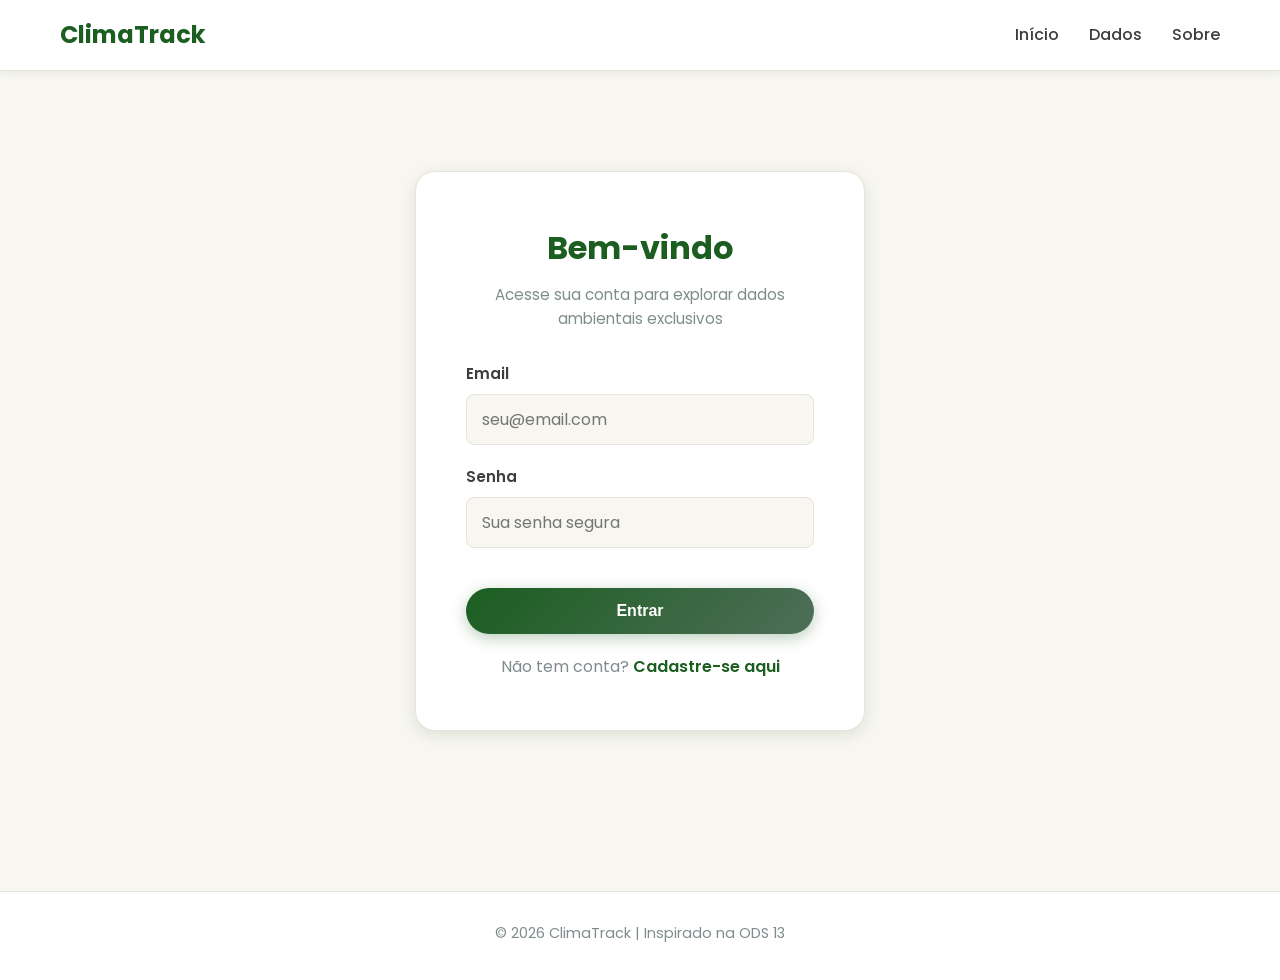
<file: area-usuario.html>
<!-- ========================================
     CLIMATRACK - ÁREA DO USUÁRIO (AREA-USUARIO.HTML)
     ======================================== -->

<!DOCTYPE html>
<!-- Declaração do tipo de documento HTML5 -->
<html lang="pt-br">
<!-- Tag raiz do HTML, define o idioma como português brasileiro -->

<head>
    <!-- Seção de cabeçalho do documento -->
    
    <!-- Define a codificação de caracteres como UTF-8 -->
    <meta charset="UTF-8">
    
    <!-- Meta tag de viewport para responsividade em dispositivos móveis -->
    <meta name="viewport" content="width=device-width, initial-scale=1.0">
    
    <!-- Título que aparece na aba do navegador -->
    <title>Minha Área | ClimaTrack</title>
    
    <!-- Link para o arquivo CSS externo -->
    <link rel="stylesheet" href="style.css">
    
    <!-- Link para importar a fonte Poppins do Google Fonts -->
    <link href="https://fonts.googleapis.com/css2?family=Poppins:wght@300;400;600;700&display=swap" rel="stylesheet">
</head>

<body>
    <!-- Início do corpo da página -->
    
    <!-- ========== NAVEGAÇÃO ========== -->
    <!-- Barra de navegação fixa no topo -->
    <nav class="navbar">
        <!-- Container da navegação -->
        <div class="nav-container">
            
            <!-- Logo do site -->
            <div class="logo">
                <!-- Link para página inicial -->
                <a href="index.html" style="text-decoration: none; color: inherit;">
                    <!-- Texto do nome -->
                    <span class="logo-text">ClimaTrack</span>
                </a>
            </div>
            
            <!-- Menu de navegação -->
            <ul class="nav-menu">
                <!-- Link para página inicial -->
                <li><a href="index.html" class="nav-link">Início</a></li>
                <!-- Link para página de dados -->
                <li><a href="dados.html" class="nav-link">Dados</a></li>
                <!-- Link para página sobre -->
                <li><a href="sobre.html" class="nav-link">Sobre</a></li>
            </ul>
            
            <!-- Botão de logout -->
            <div class="nav-auth">
                <!-- Botão de logout -->
                <button class="btn btn-logout" onclick="logout()">Sair</button>
            </div>
        </div>
    </nav>

    <!-- ========== CONTEÚDO PRINCIPAL ========== -->
    <!-- Container da área do usuário -->
    <div class="user-area-container">
        
        <!-- ========== CABEÇALHO DA ÁREA DO USUÁRIO ========== -->
        <!-- Seção de boas-vindas -->
        <div class="user-header">
            <!-- Título principal -->
            <h1>Bem-vindo(a), <span class="user-name" id="user-name">Usuário</span>!</h1>
            <!-- Subtítulo -->
            <p>Você agora tem acesso exclusivo aos dados ambientais do ClimaTrack</p>
        </div>
        
        <!-- ========== GRID DE CARDS ========== -->
        <!-- Grid com cards de funcionalidades -->
        <div class="user-grid">
            
            <!-- ========== CARD 1: RESUMO DO PROJETO ========== -->
            <!-- Card com informações sobre o projeto -->
            <div class="user-card">
                <!-- Título -->
                <h2>📊 Sobre o ClimaTrack</h2>
                <!-- Descrição -->
                <p>
                    O ClimaTrack é uma plataforma de monitoramento ambiental em tempo real, 
                    desenvolvida com inspiração na ODS 13. Aqui você pode acompanhar dados sobre 
                    temperatura global, desmatamento e qualidade do ar, contribuindo para uma 
                    tomada de decisão mais consciente e sustentável.
                </p>
                <!-- Botão de ação -->
                <a href="sobre.html" class="btn btn-primary">Saiba Mais</a>
            </div>
            
            <!-- ========== CARD 2: DASHBOARD DE DADOS ========== -->
            <!-- Card com acesso ao dashboard -->
            <div class="user-card">
                <!-- Título -->
                <h2>📈 Dashboard de Dados</h2>
                <!-- Descrição -->
                <p>
                    Acesse o dashboard completo com gráficos interativos, mapas de monitoramento 
                    e alertas ambientais em tempo real. Visualize tendências históricas e acompanhe 
                    eventos climáticos críticos em diferentes regiões do Brasil.
                </p>
                <!-- Botão de ação -->
                <a href="dados.html" class="btn btn-primary">Explorar Dados</a>
            </div>
            
            <!-- ========== CARD 3: COMO AJUDAR ========== -->
            <!-- Card com dicas de ação -->
            <div class="user-card">
                <!-- Título -->
                <h2>🌱 Como Ajudar</h2>
                <!-- Descrição -->
                <p>
                    Pequenas ações fazem diferença! Descubra dicas práticas e sustentáveis que você 
                    pode implementar no seu dia a dia para contribuir com a preservação do meio ambiente 
                    e a redução de emissões de gases de efeito estufa.
                </p>
                <!-- Botão de ação -->
                <a href="sobre.html" class="btn btn-secondary">Ver Dicas</a>
            </div>
            
            <!-- ========== CARD 4: PERFIL ========== -->
            <!-- Card com informações do perfil -->
            <div class="user-card">
                <!-- Título -->
                <h2>👤 Meu Perfil</h2>
                <!-- Descrição -->
                <p>
                    Gerencie suas informações pessoais, preferências de notificações e histórico de 
                    atividades. Mantenha seus dados atualizados para receber alertas personalizados 
                    sobre mudanças ambientais em regiões de seu interesse.
                </p>
                <!-- Botão de ação -->
                <button class="btn btn-secondary" onclick="editProfile()">Editar Perfil</button>
            </div>
            
            <!-- ========== CARD 5: RELATÓRIOS ========== -->
            <!-- Card com acesso a relatórios -->
            <div class="user-card">
                <!-- Título -->
                <h2>📋 Relatórios</h2>
                <!-- Descrição -->
                <p>
                    Baixe relatórios detalhados sobre dados ambientais, análises de tendências e 
                    comparações históricas. Perfeito para pesquisa, educação e tomada de decisões 
                    baseadas em dados confiáveis.
                </p>
                <!-- Botão de ação -->
                <button class="btn btn-secondary" onclick="generateReport()">Gerar Relatório</button>
            </div>
            
            <!-- ========== CARD 6: COMUNIDADE ========== -->
            <!-- Card com informações sobre a comunidade -->
            <div class="user-card">
                <!-- Título -->
                <h2>🤝 Comunidade</h2>
                <!-- Descrição -->
                <p>
                    Conecte-se com outros usuários do ClimaTrack, compartilhe insights sobre 
                    sustentabilidade e participe de discussões sobre ações climáticas. Juntos 
                    somos mais fortes na luta pela preservação do planeta.
                </p>
                <!-- Botão de ação -->
                <button class="btn btn-secondary" onclick="accessCommunity()">Acessar Comunidade</button>
            </div>
        </div>
    </div>

    <!-- ========== RODAPÉ ========== -->
    <!-- Rodapé com informações de copyright -->
    <footer class="footer">
        <!-- Container para centralizar o conteúdo -->
        <div class="container">
            <!-- Texto de copyright -->
            <p>&copy; 2026 ClimaTrack | Inspirado na ODS 13</p>
        </div>
    </footer>

    <!-- Link para o arquivo JavaScript de autenticação -->
    <script src="auth.js"></script>
    
    <!-- Script para carregar dados do usuário -->
    <script>
        /* Função que carrega os dados do usuário ao abrir a página */
        function loadUserData() {
            /* Obtém os dados do usuário do localStorage */
            const userData = JSON.parse(localStorage.getItem('climatrack_user'));
            
            /* Verifica se o usuário está logado */
            if (!userData) {
                /* Se não estiver, redireciona para a página de login */
                window.location.href = 'login.html';
                return;
            }
            
            /* Atualiza o nome do usuário na página */
            document.getElementById('user-name').textContent = userData.name || 'Usuário';
        }
        
        /* Função de logout */
        function logout() {
            /* Remove os dados do usuário do localStorage */
            localStorage.removeItem('climatrack_user');
            /* Redireciona para a página inicial */
            window.location.href = 'index.html';
        }
        
        /* Carrega os dados do usuário quando a página carrega */
        document.addEventListener('DOMContentLoaded', loadUserData);
    </script>
</body>
<!-- Fim da tag body -->

</html>
<!-- Fim do documento HTML -->
</file>
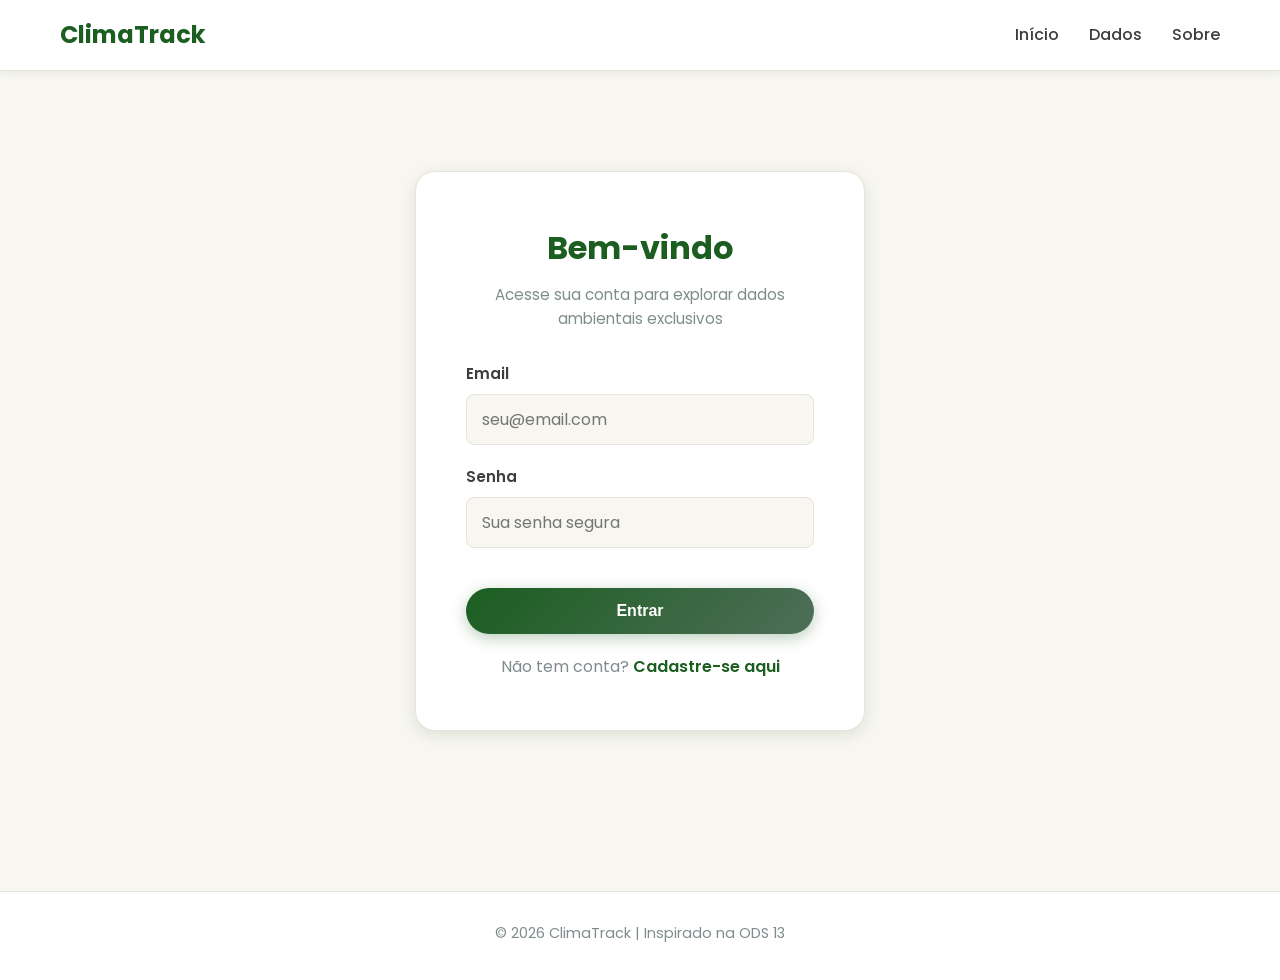
<file: login.html>
<!-- ========================================
     CLIMATRACK - PÁGINA DE LOGIN (LOGIN.HTML)
     ======================================== -->

<!DOCTYPE html>
<!-- Declaração do tipo de documento HTML5 -->
<html lang="pt-br">
<!-- Tag raiz do HTML, define o idioma como português brasileiro -->

<head>
    <!-- Seção de cabeçalho do documento -->
    
    <!-- Define a codificação de caracteres como UTF-8 -->
    <meta charset="UTF-8">
    
    <!-- Meta tag de viewport para responsividade em dispositivos móveis -->
    <meta name="viewport" content="width=device-width, initial-scale=1.0">
    
    <!-- Título que aparece na aba do navegador -->
    <title>Login | ClimaTrack</title>
    
    <!-- Link para o arquivo CSS externo -->
    <link rel="stylesheet" href="style.css">
    
    <!-- Link para importar a fonte Poppins do Google Fonts -->
    <link href="https://fonts.googleapis.com/css2?family=Poppins:wght@300;400;600;700&display=swap" rel="stylesheet">
</head>

<body>
    <!-- Início do corpo da página -->
    
    <!-- ========== NAVEGAÇÃO ========== -->
    <!-- Barra de navegação fixa no topo -->
    <nav class="navbar">
        <!-- Container da navegação -->
        <div class="nav-container">
            
            <!-- Logo do site -->
            <div class="logo">
                <!-- Link para página inicial -->
                <a href="index.html" style="text-decoration: none; color: inherit;">
                    <!-- Texto do nome -->
                    <span class="logo-text">ClimaTrack</span>
                </a>
            </div>
            
            <!-- Menu de navegação -->
            <ul class="nav-menu">
                <!-- Link para página inicial -->
                <li><a href="index.html" class="nav-link">Início</a></li>
                <!-- Link para página de dados -->
                <li><a href="dados.html" class="nav-link">Dados</a></li>
                <!-- Link para página sobre -->
                <li><a href="sobre.html" class="nav-link">Sobre</a></li>
            </ul>
        </div>
    </nav>

    <!-- ========== CONTEÚDO PRINCIPAL ========== -->
    <!-- Container de login -->
    <div class="login-container">
        
        <!-- Card de login -->
        <div class="login-card">
            
            <!-- Título -->
            <h1>Bem-vindo</h1>
            
            <!-- Subtítulo -->
            <p>Acesse sua conta para explorar dados ambientais exclusivos</p>
            
            <!-- Formulário de login -->
            <form id="login-form">
                
                <!-- Grupo de email -->
                <div class="form-group">
                    <!-- Label do email -->
                    <label for="email">Email</label>
                    <!-- Input do email -->
                    <input 
                        type="email" 
                        id="email" 
                        name="email" 
                        placeholder="seu@email.com" 
                        required
                    >
                </div>
                
                <!-- Grupo de senha -->
                <div class="form-group">
                    <!-- Label da senha -->
                    <label for="password">Senha</label>
                    <!-- Input da senha -->
                    <input 
                        type="password" 
                        id="password" 
                        name="password" 
                        placeholder="Sua senha segura" 
                        required
                    >
                </div>
                
                <!-- Botão de envio -->
                <button type="submit" class="btn btn-primary">Entrar</button>
            </form>
            
            <!-- Link de cadastro -->
            <div class="login-toggle">
                <!-- Texto -->
                Não tem conta? 
                <!-- Link para cadastro -->
                <a href="#" onclick="toggleForm(event)">Cadastre-se aqui</a>
            </div>
            
            <!-- Formulário de cadastro (inicialmente oculto) -->
            <form id="signup-form" style="display: none;">
                
                <!-- Grupo de nome -->
                <div class="form-group">
                    <!-- Label do nome -->
                    <label for="name">Nome Completo</label>
                    <!-- Input do nome -->
                    <input 
                        type="text" 
                        id="name" 
                        name="name" 
                        placeholder="Seu nome completo" 
                        required
                    >
                </div>
                
                <!-- Grupo de email -->
                <div class="form-group">
                    <!-- Label do email -->
                    <label for="signup-email">Email</label>
                    <!-- Input do email -->
                    <input 
                        type="email" 
                        id="signup-email" 
                        name="email" 
                        placeholder="seu@email.com" 
                        required
                    >
                </div>
                
                <!-- Grupo de senha -->
                <div class="form-group">
                    <!-- Label da senha -->
                    <label for="signup-password">Senha</label>
                    <!-- Input da senha -->
                    <input 
                        type="password" 
                        id="signup-password" 
                        name="password" 
                        placeholder="Crie uma senha segura" 
                        required
                    >
                </div>
                
                <!-- Botão de envio -->
                <button type="submit" class="btn btn-primary">Cadastrar</button>
            </form>
            
            <!-- Link de volta para login (inicialmente oculto) -->
            <div class="login-toggle" id="back-to-login" style="display: none;">
                <!-- Texto -->
                Já tem conta? 
                <!-- Link para login -->
                <a href="#" onclick="toggleForm(event)">Faça login</a>
            </div>
        </div>
    </div>

    <!-- ========== RODAPÉ ========== -->
    <!-- Rodapé com informações de copyright -->
    <footer class="footer">
        <!-- Container para centralizar o conteúdo -->
        <div class="container">
            <!-- Texto de copyright -->
            <p>&copy; 2026 ClimaTrack | Inspirado na ODS 13</p>
        </div>
    </footer>

    <!-- Link para o arquivo JavaScript de autenticação -->
    <script src="auth.js"></script>
</body>
<!-- Fim da tag body -->

</html>
<!-- Fim do documento HTML -->
</file>
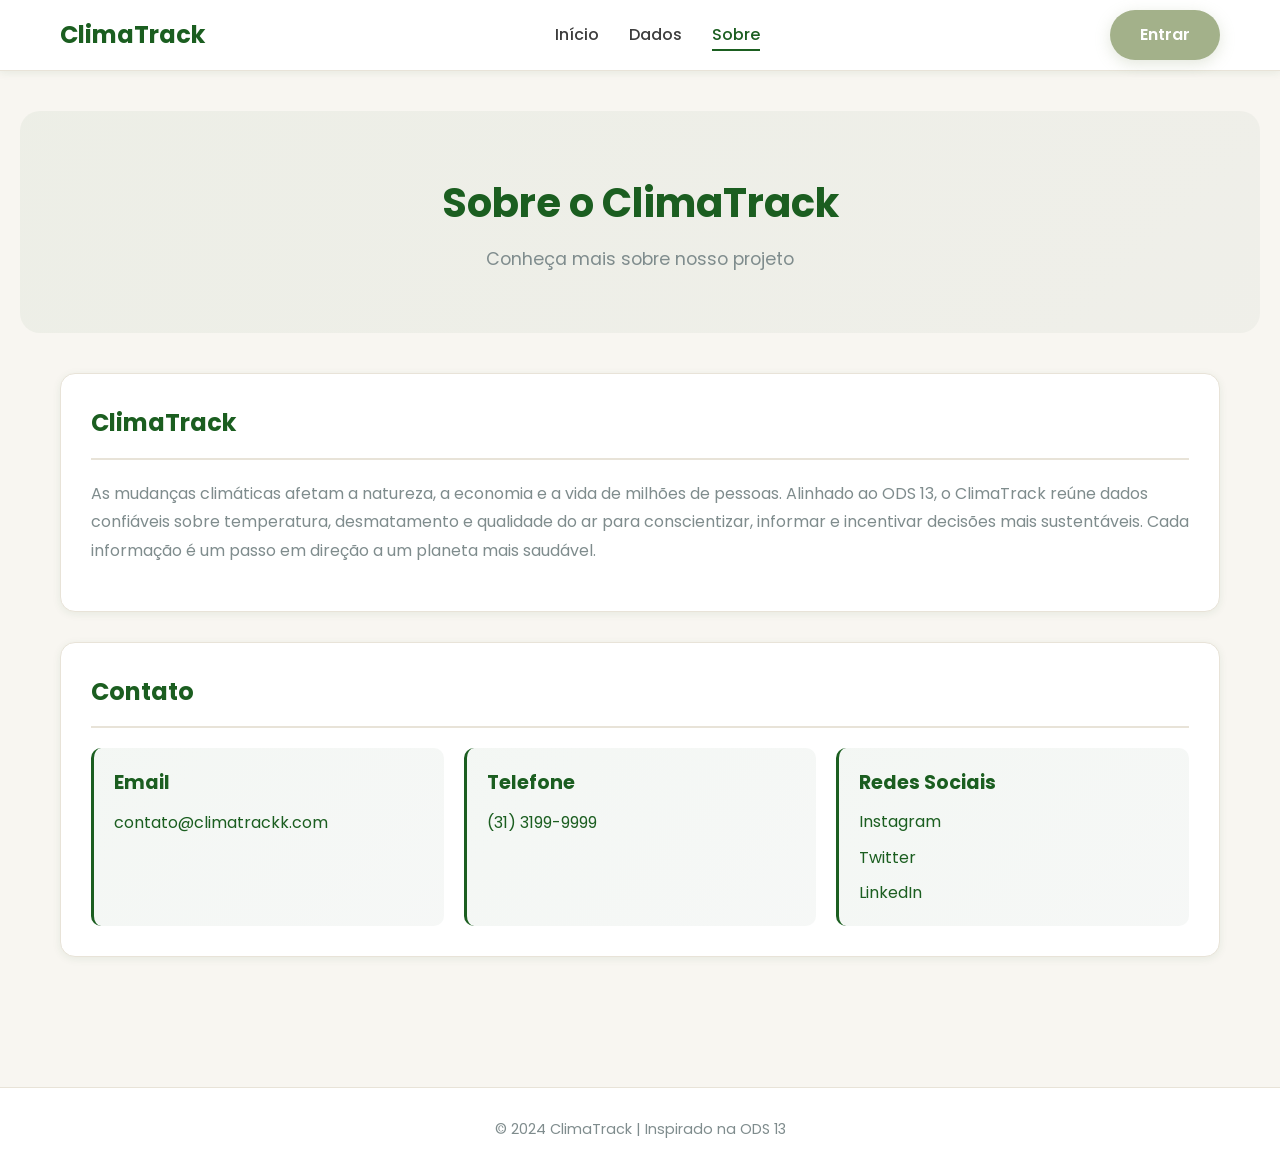
<file: sobre.html>
<!-- ========================================
     CLIMATRACK - PÁGINA SOBRE (SOBRE.HTML)
     ======================================== -->

<!DOCTYPE html>
<!-- Declaração do tipo de documento HTML5 -->
<html lang="pt-br">
<!-- Tag raiz do HTML, define o idioma como português brasileiro -->

<head>
    <!-- Seção de cabeçalho do documento -->
    
    <!-- Define a codificação de caracteres como UTF-8 -->
    <meta charset="UTF-8">
    
    <!-- Meta tag de viewport para responsividade em dispositivos móveis -->
    <meta name="viewport" content="width=device-width, initial-scale=1.0">
    
    <!-- Título que aparece na aba do navegador -->
    <title>Sobre | ClimaTrack</title>
    
    <!-- Link para o arquivo CSS externo -->
    <link rel="stylesheet" href="style.css">
    
    <!-- Link para importar a fonte Poppins do Google Fonts -->
    <link href="https://fonts.googleapis.com/css2?family=Poppins:wght@300;400;600;700&display=swap" rel="stylesheet">
</head>

<body>
    <!-- Início do corpo da página -->
    
    <!-- ========== NAVEGAÇÃO ========== -->
    <!-- Barra de navegação fixa no topo -->
    <nav class="navbar">
        <!-- Container da navegação -->
        <div class="nav-container">
            
            <!-- Logo do site -->
            <div class="logo">
                <!-- Texto do nome -->
                <span class="logo-text">ClimaTrack</span>
            </div>
            
            <!-- Menu de navegação -->
            <ul class="nav-menu">
                <!-- Link para página inicial -->
                <li><a href="index.html" class="nav-link">Início</a></li>
                <!-- Link para página de dados -->
                <li><a href="dados.html" class="nav-link">Dados</a></li>
                <!-- Link para página sobre (ativa nesta página) -->
                <li><a href="sobre.html" class="nav-link active">Sobre</a></li>
            </ul>
            
            <!-- Botões de autenticação -->
            <div class="nav-auth" id="nav-auth">
                <!-- Link para login -->
                <a href="login.html" class="btn btn-secondary">Entrar</a>
            </div>
        </div>
    </nav>

    <!-- ========== CONTEÚDO PRINCIPAL ========== -->
    <!-- Seção principal da página sobre -->
    <main class="content-page">
        
        <!-- ========== CABEÇALHO DA PÁGINA ========== -->
        <!-- Seção de título e descrição -->
        <div class="page-header">
            <!-- Título principal da página -->
            <h1>Sobre o ClimaTrack</h1>
            <!-- Subtítulo descritivo -->
            <p>Conheça mais sobre nosso projeto</p>
        </div>

        <!-- ========== CONTAINER PRINCIPAL ========== -->
        <!-- Container que centraliza todo o conteúdo -->
        <div class="container">
            
            <!-- ========== SEÇÃO CLIMATRACK ========== -->
            <!-- Card com informações sobre o ClimaTrack -->
            <section class="card">
                <!-- Título -->
                <h2>ClimaTrack</h2>
                
                <!-- Parágrafo principal sobre o projeto -->
                <p>As mudanças climáticas afetam a natureza, a economia e a vida de milhões de pessoas. Alinhado ao ODS 13, o ClimaTrack reúne dados confiáveis sobre temperatura, desmatamento e qualidade do ar para conscientizar, informar e incentivar decisões mais sustentáveis. Cada informação é um passo em direção a um planeta mais saudável.</p>
            </section>

            <!-- ========== SEÇÃO CONTATO ========== -->
            <!-- Card com informações de contato -->
            <section class="card contact-section">
                <!-- Título -->
                <h2>Contato</h2>
                
                <!-- Grid com informações de contato -->
                <div class="contact-info-grid">
                    
                    <!-- ========== EMAIL ========== -->
                    <!-- Card com informação de email -->
                    <div class="contact-info-card">
                        <!-- Título -->
                        <h3>Email</h3>
                        <!-- Link de email -->
                        <p><a href="mailto:contato@climatrackk.com">contato@climatrackk.com</a></p>
                    </div>

                    <!-- ========== TELEFONE ========== -->
                    <!-- Card com informação de telefone -->
                    <div class="contact-info-card">
                        <!-- Título -->
                        <h3>Telefone</h3>
                        <!-- Link de telefone com DDD 31 -->
                        <p><a href="tel:+553131999999">(31) 3199-9999</a></p>
                    </div>

                    <!-- ========== REDES SOCIAIS ========== -->
                    <!-- Card com links de redes sociais -->
                    <div class="contact-info-card">
                        <!-- Título -->
                        <h3>Redes Sociais</h3>
                        <!-- Links de redes sociais -->
                        <div class="social-links">
                            <!-- Link do Instagram -->
                            <a href="https://instagram.com" target="_blank">Instagram</a>
                            <!-- Link do Twitter -->
                            <a href="https://twitter.com" target="_blank">Twitter</a>
                            <!-- Link do LinkedIn -->
                            <a href="https://linkedin.com" target="_blank">LinkedIn</a>
                        </div>
                    </div>
                </div>
            </section>
        </div>
    </main>

    <!-- ========== RODAPÉ ========== -->
    <!-- Rodapé com informações de copyright -->
    <footer class="footer">
        <!-- Container para centralizar o conteúdo -->
        <div class="container">
            <!-- Texto de copyright -->
            <p>&copy; 2024 ClimaTrack | Inspirado na ODS 13</p>
        </div>
    </footer>

    <!-- Link para o arquivo JavaScript externo -->
    <script src="script.js"></script>
</body>
<!-- Fim da tag body -->

</html>
<!-- Fim do documento HTML -->
</file>
<file: style.css>
/* ========================================
   CLIMATRACK - ESTILOS CSS (STYLE.CSS)
   Paleta Minimalista e Sofisticada com Temática Ambiental
   ======================================== */

/* ========== VARIÁVEIS CSS (CORES E ESPAÇAMENTO) ========== */
:root {
    --primary-color: #1B5E20;
    --secondary-color: #4E6E58;
    --accent-color: #A3B18A;
    --bg-color: #F8F6F1;
    --card-bg: #FFFFFF;
    --text-color: #3D3D3D;
    --text-light: #7f8c8d;
    --border-color: #E8E3D8;
    --shadow: 0 2px 8px rgba(27, 94, 32, 0.08);
    --shadow-hover: 0 4px 16px rgba(27, 94, 32, 0.12);
    --gold-matte: #D4AF37;
}

/* ========== RESET E ESTILOS GLOBAIS ========== */
* {
    margin: 0;
    padding: 0;
    box-sizing: border-box;
}

html {
    scroll-behavior: smooth;
}

body {
    font-family: 'Poppins', sans-serif;
    background-color: var(--bg-color);
    color: var(--text-color);
    line-height: 1.6;
}

/* ========== NAVEGAÇÃO ========== */
.navbar {
    background: var(--card-bg);
    box-shadow: var(--shadow);
    position: sticky;
    top: 0;
    z-index: 100;
    border-bottom: 1px solid var(--border-color);
}

.nav-container {
    max-width: 1200px;
    margin: 0 auto;
    padding: 0 20px;
    display: flex;
    justify-content: space-between;
    align-items: center;
    height: 70px;
}

.logo {
    display: flex;
    align-items: center;
    font-size: 1.5rem;
    font-weight: 700;
    color: var(--primary-color);
    text-decoration: none;
}

.logo-text {
    color: var(--primary-color);
    transition: color 0.3s ease;
}

.logo:hover .logo-text {
    color: var(--secondary-color);
}

.nav-menu {
    list-style: none;
    display: flex;
    gap: 30px;
    align-items: center;
}

.nav-link {
    text-decoration: none;
    color: var(--text-color);
    font-weight: 500;
    transition: all 0.3s ease;
    position: relative;
}

.nav-link:hover,
.nav-link.active {
    color: var(--primary-color);
}

.nav-link.active::after {
    content: '';
    position: absolute;
    bottom: -5px;
    left: 0;
    width: 100%;
    height: 2px;
    background: var(--primary-color);
}

.nav-auth {
    display: flex;
    gap: 15px;
    align-items: center;
}

/* ========== SEÇÃO HERO (DESTAQUE) ========== */
.hero {
    max-width: 1200px;
    margin: 0 auto;
    padding: 80px 20px;
    display: grid;
    grid-template-columns: 1fr 1fr;
    gap: 50px;
    align-items: center;
}

.hero-content h1 {
    font-size: 3.5rem;
    color: var(--primary-color);
    margin-bottom: 20px;
    line-height: 1.2;
    font-weight: 800;
}

.subtitle {
    font-size: 1.3rem;
    color: var(--secondary-color);
    font-weight: 600;
    margin-bottom: 15px;
}

.description {
    font-size: 1.1rem;
    color: var(--text-light);
    margin-bottom: 30px;
    line-height: 1.8;
}

.hero-image {
    display: flex;
    justify-content: center;
    align-items: center;
}

.floating-card {
    width: 250px;
    height: 250px;
    background: linear-gradient(135deg, var(--primary-color), var(--secondary-color));
    border-radius: 20px;
    display: flex;
    align-items: center;
    justify-content: center;
    box-shadow: var(--shadow-hover);
    animation: float 3s ease-in-out infinite;
}

.emoji-plant {
    font-size: 6rem;
    display: block;
}

@keyframes float {
    0%, 100% { transform: translateY(0px); }
    50% { transform: translateY(-20px); }
}

/* ========== BOTÕES ========== */
.btn {
    display: inline-block;
    padding: 12px 30px;
    border-radius: 50px;
    text-decoration: none;
    font-weight: 600;
    transition: all 0.3s ease;
    cursor: pointer;
    border: none;
    font-size: 1rem;
    text-align: center;
}

.btn-primary {
    background: linear-gradient(135deg, var(--primary-color), var(--secondary-color));
    color: white;
    box-shadow: 0 4px 15px rgba(27, 94, 32, 0.3);
}

.btn-primary:hover {
    transform: translateY(-2px);
    box-shadow: 0 6px 20px rgba(27, 94, 32, 0.4);
}

.btn-secondary {
    background: var(--accent-color);
    color: white;
    box-shadow: 0 4px 15px rgba(163, 177, 138, 0.3);
}

.btn-secondary:hover {
    transform: translateY(-2px);
    box-shadow: 0 6px 20px rgba(163, 177, 138, 0.4);
}

.btn-logout {
    background: var(--text-color);
    color: white;
    box-shadow: 0 4px 15px rgba(61, 61, 61, 0.3);
}

.btn-logout:hover {
    transform: translateY(-2px);
    box-shadow: 0 6px 20px rgba(61, 61, 61, 0.4);
}

/* ========== CONTAINER ========== */
.container {
    max-width: 1200px;
    margin: 0 auto;
    padding: 0 20px;
}

/* ========== CARDS ========== */
.card {
    background: var(--card-bg);
    border-radius: 15px;
    padding: 30px;
    margin-bottom: 30px;
    box-shadow: var(--shadow);
    border: 1px solid var(--border-color);
    transition: all 0.3s ease;
}

.card:hover {
    box-shadow: var(--shadow-hover);
    transform: translateY(-2px);
}

.card h2 {
    font-size: 1.5rem;
    margin-bottom: 20px;
    color: var(--primary-color);
    border-bottom: 2px solid var(--border-color);
    padding-bottom: 15px;
    display: flex;
    align-items: center;
    gap: 10px;
}

.card h3 {
    font-size: 1.2rem;
    color: var(--secondary-color);
    margin-bottom: 10px;
}

.card p {
    color: var(--text-light);
    line-height: 1.8;
    margin-bottom: 15px;
}

/* ========== ODS SECTION ========== */
.ods-section {
    background: linear-gradient(135deg, rgba(27, 94, 32, 0.05), rgba(78, 110, 88, 0.05));
    padding: 60px 20px;
    margin: 40px 0;
    border-radius: 20px;
}

.ods-section h2 {
    text-align: center;
    font-size: 2.2rem;
    margin-bottom: 40px;
    color: var(--primary-color);
}

.ods-content {
    display: grid;
    grid-template-columns: 1fr 2fr;
    gap: 40px;
    align-items: center;
}

.ods-icon {
    display: flex;
    justify-content: center;
}

.ods-badge {
    width: 150px;
    height: 150px;
    background: linear-gradient(135deg, var(--primary-color), var(--secondary-color));
    border-radius: 50%;
    display: flex;
    align-items: center;
    justify-content: center;
    font-size: 2rem;
    font-weight: 700;
    color: white;
    box-shadow: var(--shadow-hover);
}

/* ========== FEATURES GRID ========== */
.features {
    padding: 60px 20px;
}

.features h2 {
    text-align: center;
    font-size: 2.2rem;
    margin-bottom: 50px;
    color: var(--primary-color);
}

.features-grid {
    display: grid;
    grid-template-columns: repeat(auto-fit, minmax(300px, 1fr));
    gap: 30px;
}

.feature-card {
    background: var(--card-bg);
    padding: 30px;
    border-radius: 15px;
    text-align: center;
    box-shadow: var(--shadow);
    border: 1px solid var(--border-color);
    transition: all 0.3s ease;
}

.feature-card:hover {
    transform: translateY(-10px);
    box-shadow: var(--shadow-hover);
    border-color: var(--accent-color);
}

.feature-card h3 {
    margin-bottom: 10px;
    color: var(--primary-color);
    font-weight: 700;
}

.feature-card p {
    color: var(--text-light);
    font-size: 0.95rem;
}

/* ========== CTA SECTION ========== */
.cta {
    background: linear-gradient(135deg, var(--primary-color), var(--secondary-color));
    color: white;
    padding: 60px 20px;
    text-align: center;
    margin: 60px 0;
    border-radius: 20px;
}

.cta h2 {
    font-size: 2rem;
    margin-bottom: 15px;
}

.cta p {
    font-size: 1.1rem;
    margin-bottom: 30px;
    opacity: 0.95;
}

.cta .btn {
    background: var(--bg-color);
    color: var(--primary-color);
}

/* ========== PAGE HEADER ========== */
.page-header {
    text-align: center;
    padding: 60px 20px;
    background: linear-gradient(135deg, rgba(27, 94, 32, 0.05), rgba(78, 110, 88, 0.05));
    border-radius: 20px;
    margin-bottom: 40px;
}

.page-header h1 {
    font-size: 2.5rem;
    margin-bottom: 10px;
    color: var(--primary-color);
}

.page-header p {
    font-size: 1.1rem;
    color: var(--text-light);
}

/* ========== DASHBOARD PAGE ========== */
.dashboard-page {
    padding: 40px 20px;
}

.dashboard-grid {
    display: grid;
    grid-template-columns: 1fr 1fr;
    gap: 30px;
    margin-bottom: 30px;
}

.map-section {
    margin-bottom: 30px;
}

#map {
    height: 400px;
    width: 100%;
    border-radius: 10px;
    z-index: 1;
}

/* ========== HOW TO USE ========== */
.how-to-grid {
    display: grid;
    grid-template-columns: repeat(auto-fit, minmax(200px, 1fr));
    gap: 20px;
    margin-top: 20px;
}

.how-to-item {
    background: linear-gradient(135deg, rgba(27, 94, 32, 0.05), rgba(78, 110, 88, 0.05));
    padding: 15px;
    border-radius: 8px;
    border-left: 3px solid var(--primary-color);
    color: var(--text-color);
    font-size: 0.95rem;
    line-height: 1.6;
}

/* ========== AIR QUALITY ========== */
.air-quality-display {
    display: flex;
    align-items: center;
    gap: 30px;
}

.aqi-circle {
    width: 100px;
    height: 100px;
    border-radius: 50%;
    background: linear-gradient(135deg, var(--primary-color), var(--secondary-color));
    color: white;
    display: flex;
    align-items: center;
    justify-content: center;
    font-size: 2.5rem;
    font-weight: bold;
    box-shadow: var(--shadow-hover);
}

.aqi-info h3 {
    margin-bottom: 5px;
    color: var(--primary-color);
}

/* ========== ALERTS ========== */
#alert-container {
    padding: 20px;
    background-color: #fff5f5;
    border-left: 4px solid #e74c3c;
    border-radius: 8px;
}

.alert-item {
    margin-bottom: 10px;
    font-weight: 600;
    color: #e74c3c;
    font-size: 0.95rem;
}

.loading {
    font-style: italic;
    color: var(--text-light);
}

/* ========== CONTENT PAGE ========== */
.content-page {
    padding: 40px 20px;
}

/* ========== CONTACT SECTION ========== */
.contact-info-grid {
    display: grid;
    grid-template-columns: repeat(auto-fit, minmax(250px, 1fr));
    gap: 20px;
    margin-top: 20px;
}

.contact-info-card {
    background: linear-gradient(135deg, rgba(27, 94, 32, 0.05), rgba(78, 110, 88, 0.05));
    padding: 20px;
    border-radius: 10px;
    border-left: 3px solid var(--primary-color);
}

.contact-info-card h3 {
    color: var(--primary-color);
    margin-bottom: 10px;
}

.contact-info-card a {
    text-decoration: none;
    color: var(--primary-color);
    transition: color 0.3s ease;
}

.contact-info-card a:hover {
    color: var(--secondary-color);
}

.social-links {
    display: flex;
    flex-direction: column;
    gap: 10px;
}

.social-links a {
    text-decoration: none;
    color: var(--primary-color);
    transition: color 0.3s ease;
}

.social-links a:hover {
    color: var(--secondary-color);
}

/* ========== LOGIN PAGE ========== */
.login-container {
    display: flex;
    justify-content: center;
    align-items: center;
    min-height: calc(100vh - 140px);
    padding: 40px 20px;
}

.login-card {
    max-width: 450px;
    width: 100%;
    background: var(--card-bg);
    padding: 50px;
    border-radius: 20px;
    box-shadow: var(--shadow-hover);
    border: 1px solid var(--border-color);
}

.login-card h1 {
    font-size: 2rem;
    color: var(--primary-color);
    margin-bottom: 10px;
    text-align: center;
}

.login-card p {
    font-size: 0.95rem;
    color: var(--text-light);
    margin-bottom: 30px;
    text-align: center;
}

.form-group {
    margin-bottom: 20px;
}

.form-group label {
    display: block;
    margin-bottom: 8px;
    color: var(--text-color);
    font-weight: 600;
    font-size: 0.95rem;
}

.form-group input {
    width: 100%;
    padding: 12px 15px;
    border: 1px solid var(--border-color);
    border-radius: 8px;
    font-family: 'Poppins', sans-serif;
    font-size: 1rem;
    transition: all 0.3s ease;
    background: var(--bg-color);
}

.form-group input:focus {
    outline: none;
    border-color: var(--primary-color);
    box-shadow: 0 0 0 3px rgba(27, 94, 32, 0.1);
}

.login-card .btn {
    width: 100%;
    margin-top: 20px;
    padding: 14px 30px;
}

.login-toggle {
    text-align: center;
    margin-top: 20px;
    color: var(--text-light);
}

.login-toggle a {
    color: var(--primary-color);
    text-decoration: none;
    font-weight: 600;
    transition: color 0.3s ease;
}

.login-toggle a:hover {
    color: var(--secondary-color);
}

/* ========== USER AREA ========== */
.user-area-container {
    max-width: 1200px;
    margin: 0 auto;
    padding: 40px 20px;
}

.user-header {
    margin-bottom: 50px;
    text-align: center;
}

.user-header h1 {
    font-size: 2.5rem;
    color: var(--primary-color);
    margin-bottom: 10px;
}

.user-name {
    font-size: 1.3rem;
    color: var(--secondary-color);
    font-weight: 600;
}

.user-header p {
    font-size: 1rem;
    color: var(--text-light);
    margin-top: 10px;
}

.user-grid {
    display: grid;
    grid-template-columns: repeat(auto-fit, minmax(300px, 1fr));
    gap: 30px;
    margin-bottom: 40px;
}

.user-card {
    background: var(--card-bg);
    padding: 30px;
    border-radius: 15px;
    box-shadow: var(--shadow);
    border: 1px solid var(--border-color);
    transition: all 0.3s ease;
}

.user-card:hover {
    box-shadow: var(--shadow-hover);
    transform: translateY(-5px);
}

.user-card h2 {
    font-size: 1.5rem;
    color: var(--primary-color);
    margin-bottom: 15px;
}

.user-card p {
    color: var(--text-light);
    line-height: 1.8;
    margin-bottom: 20px;
}

.user-card .btn {
    width: 100%;
}

/* ========== FOOTER ========== */
.footer {
    background: var(--card-bg);
    border-top: 1px solid var(--border-color);
    padding: 30px 20px;
    text-align: center;
    color: var(--text-light);
    margin-top: 60px;
}

.footer p {
    margin-bottom: 5px;
    font-size: 0.9rem;
}

/* ========== RESPONSIVIDADE ========== */
@media (max-width: 768px) {
    .hero {
        grid-template-columns: 1fr;
        padding: 50px 20px;
    }
    .hero-content h1 {
        font-size: 2.5rem;
    }
    .page-header h1 {
        font-size: 1.8rem;
    }
    .features-grid,
    .how-to-grid,
    .contact-info-grid,
    .user-grid,
    .dashboard-grid {
        grid-template-columns: 1fr;
    }
    .login-card {
        padding: 30px;
    }
}
</file>
